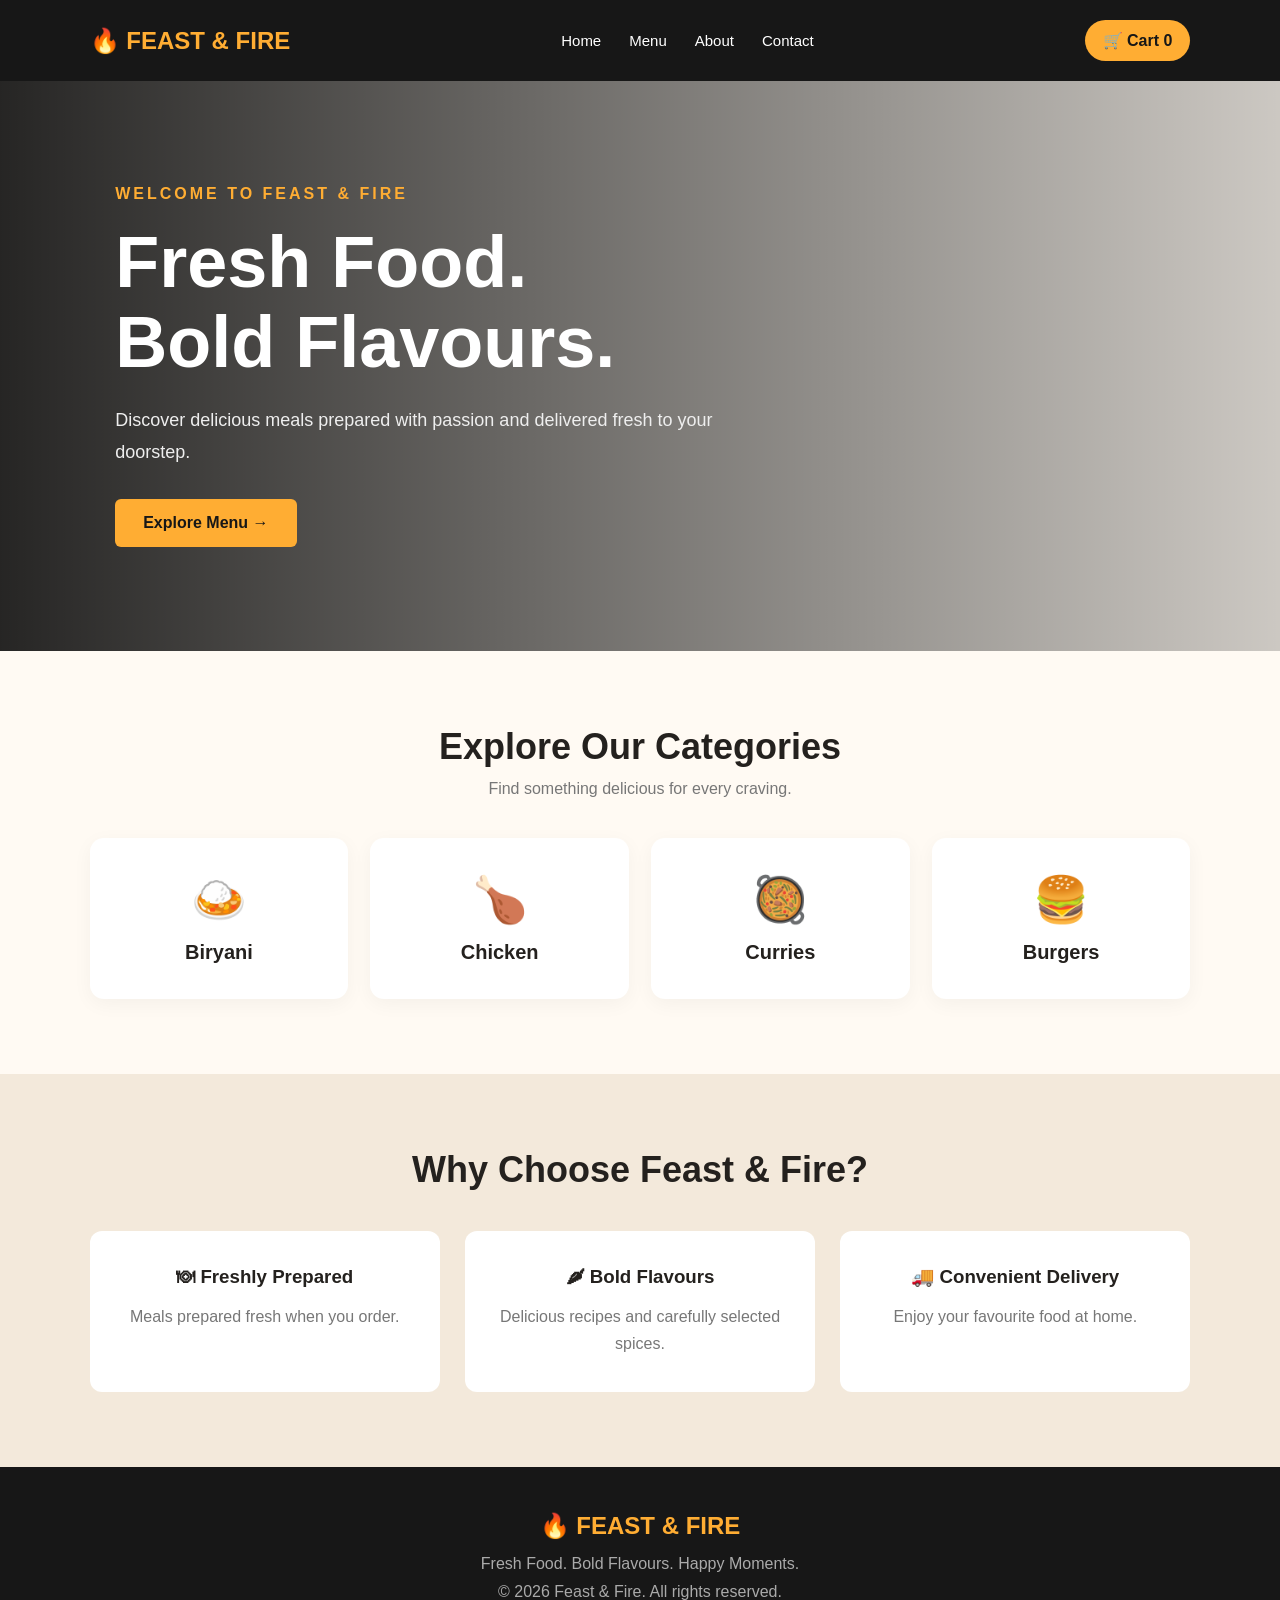
<file: index.html>
<!DOCTYPE html>
<html lang="en">
<head>
    <meta charset="UTF-8">
    <meta name="viewport" content="width=device-width, initial-scale=1.0">
    <title>Feast & Fire | Food Delivery</title>
    <link rel="stylesheet" href="css/style.css">
</head>
<body>

    <header class="header">
        <a href="index.html" class="logo">🔥 FEAST & FIRE</a>

        <nav class="navbar">
            <a href="index.html">Home</a>
            <a href="pages/menu.html">Menu</a>
            <a href="pages/about.html">About</a>
            <a href="pages/contact.html">Contact</a>
        </nav>

        <a href="pages/cart.html" class="cart-button">
            🛒 Cart <span id="cart-count">0</span>
        </a>
    </header>

    <main>
        <section class="hero">
            <div class="hero-content">
                <p class="tagline">WELCOME TO FEAST & FIRE</p>
                <h1>Fresh Food.<br>Bold Flavours.</h1>
                <p>Discover delicious meals prepared with passion
                   and delivered fresh to your doorstep.</p>
                <a href="pages/menu.html" class="primary-button">
                    Explore Menu →
                </a>
            </div>
        </section>

        <section class="categories">
            <h2>Explore Our Categories</h2>
            <p>Find something delicious for every craving.</p>

            <div class="category-grid">
                <div class="category-card">🍛<h3>Biryani</h3></div>
                <div class="category-card">🍗<h3>Chicken</h3></div>
                <div class="category-card">🥘<h3>Curries</h3></div>
                <div class="category-card">🍔<h3>Burgers</h3></div>
            </div>
        </section>

        <section class="featured">
            <h2>Why Choose Feast & Fire?</h2>
            <div class="features-grid">
                <div class="feature-card">
                    <h3>🍽 Freshly Prepared</h3>
                    <p>Meals prepared fresh when you order.</p>
                </div>
                <div class="feature-card">
                    <h3>🌶 Bold Flavours</h3>
                    <p>Delicious recipes and carefully selected spices.</p>
                </div>
                <div class="feature-card">
                    <h3>🚚 Convenient Delivery</h3>
                    <p>Enjoy your favourite food at home.</p>
                </div>
            </div>
        </section>
    </main>

    <footer>
        <h2>🔥 FEAST & FIRE</h2>
        <p>Fresh Food. Bold Flavours. Happy Moments.</p>
        <p>© 2026 Feast & Fire. All rights reserved.</p>
    </footer>

    <script src="js/script.js"></script>
</body>
</html>
</file>
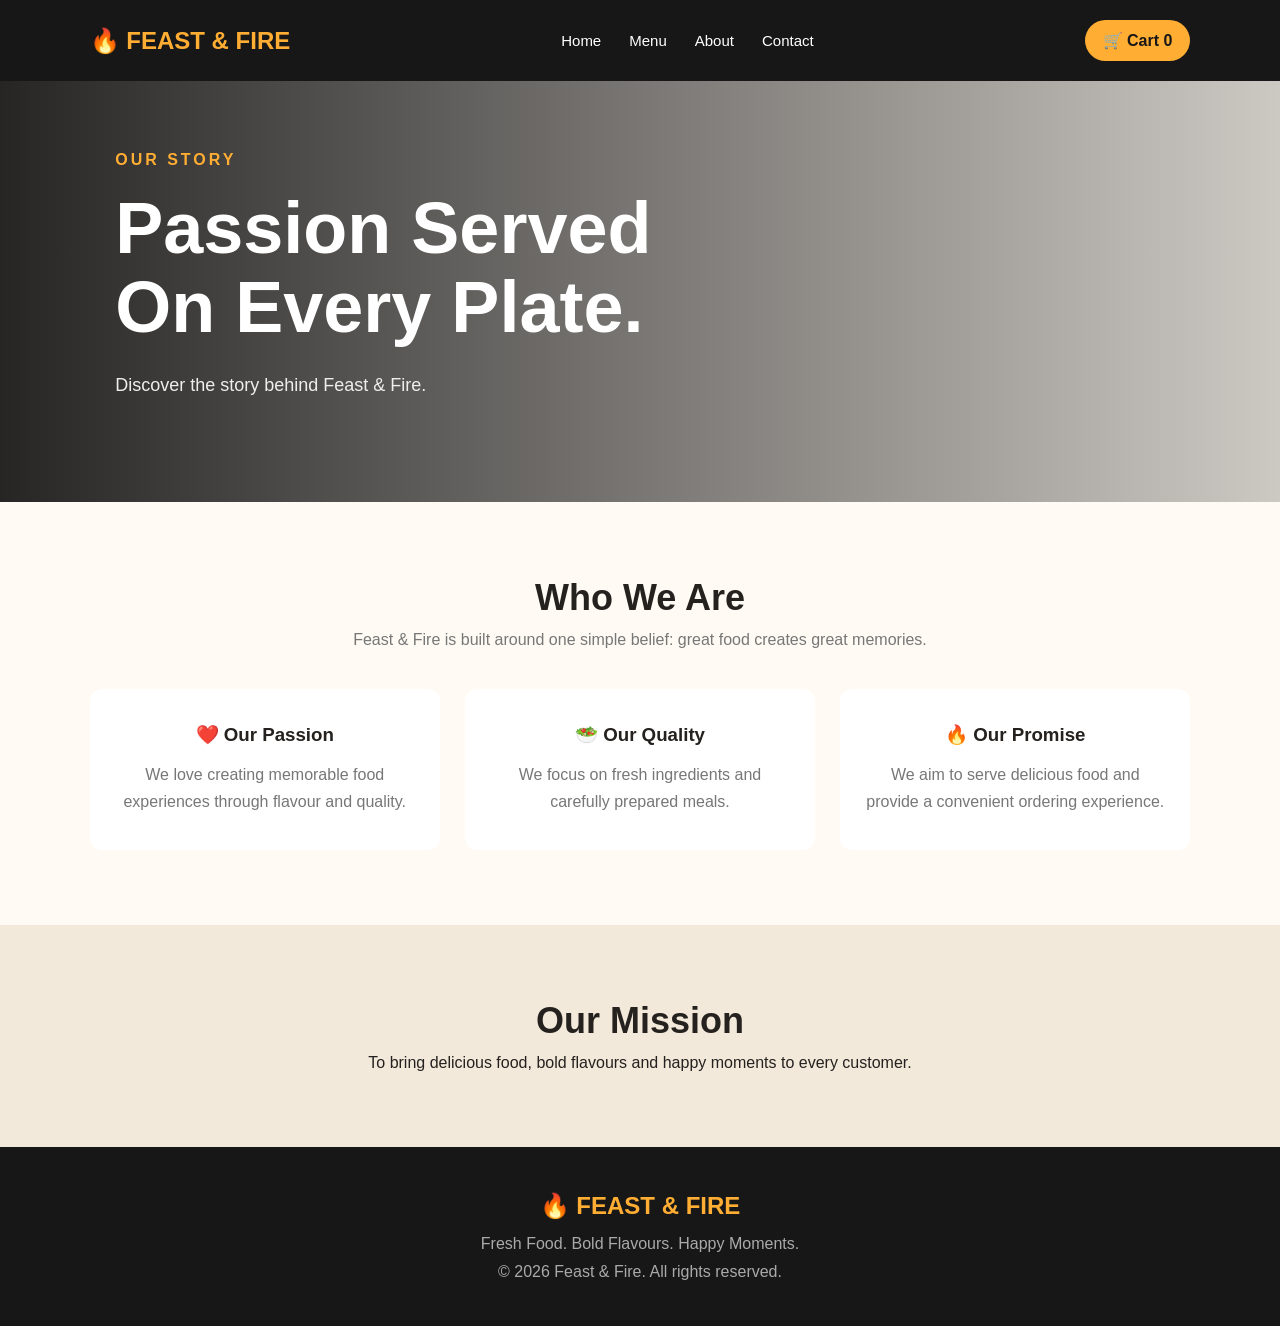
<file: pages/about.html>
<!DOCTYPE html>
<html lang="en">
<head>
    <meta charset="UTF-8">
    <meta name="viewport" content="width=device-width, initial-scale=1.0">
    <title>About Us | Feast & Fire</title>
    <link rel="stylesheet" href="../css/style.css">
</head>
<body>

<header class="header">
    <a href="../index.html" class="logo">🔥 FEAST & FIRE</a>

    <nav class="navbar">
        <a href="../index.html">Home</a>
        <a href="menu.html">Menu</a>
        <a href="about.html">About</a>
        <a href="contact.html">Contact</a>
    </nav>

    <a href="cart.html" class="cart-button">
        🛒 Cart <span id="cart-count">0</span>
    </a>
</header>

<section class="hero" style="min-height:350px;">
    <div class="hero-content">
        <p class="tagline">OUR STORY</p>
        <h1>Passion Served<br>On Every Plate.</h1>
        <p>Discover the story behind Feast & Fire.</p>
    </div>
</section>

<section class="categories">
    <h2>Who We Are</h2>
    <p>
        Feast & Fire is built around one simple belief:
        great food creates great memories.
    </p>

    <div class="features-grid">
        <div class="feature-card">
            <h3>❤️ Our Passion</h3>
            <p>We love creating memorable food experiences
            through flavour and quality.</p>
        </div>

        <div class="feature-card">
            <h3>🥗 Our Quality</h3>
            <p>We focus on fresh ingredients and carefully
            prepared meals.</p>
        </div>

        <div class="feature-card">
            <h3>🔥 Our Promise</h3>
            <p>We aim to serve delicious food and provide
            a convenient ordering experience.</p>
        </div>
    </div>
</section>

<section class="featured">
    <h2>Our Mission</h2>
    <p>
        To bring delicious food, bold flavours and happy
        moments to every customer.
    </p>
</section>

<footer>
    <h2>🔥 FEAST & FIRE</h2>
    <p>Fresh Food. Bold Flavours. Happy Moments.</p>
    <p>© 2026 Feast & Fire. All rights reserved.</p>
</footer>

<script src="../js/script.js"></script>
</body>
</html>
</file>
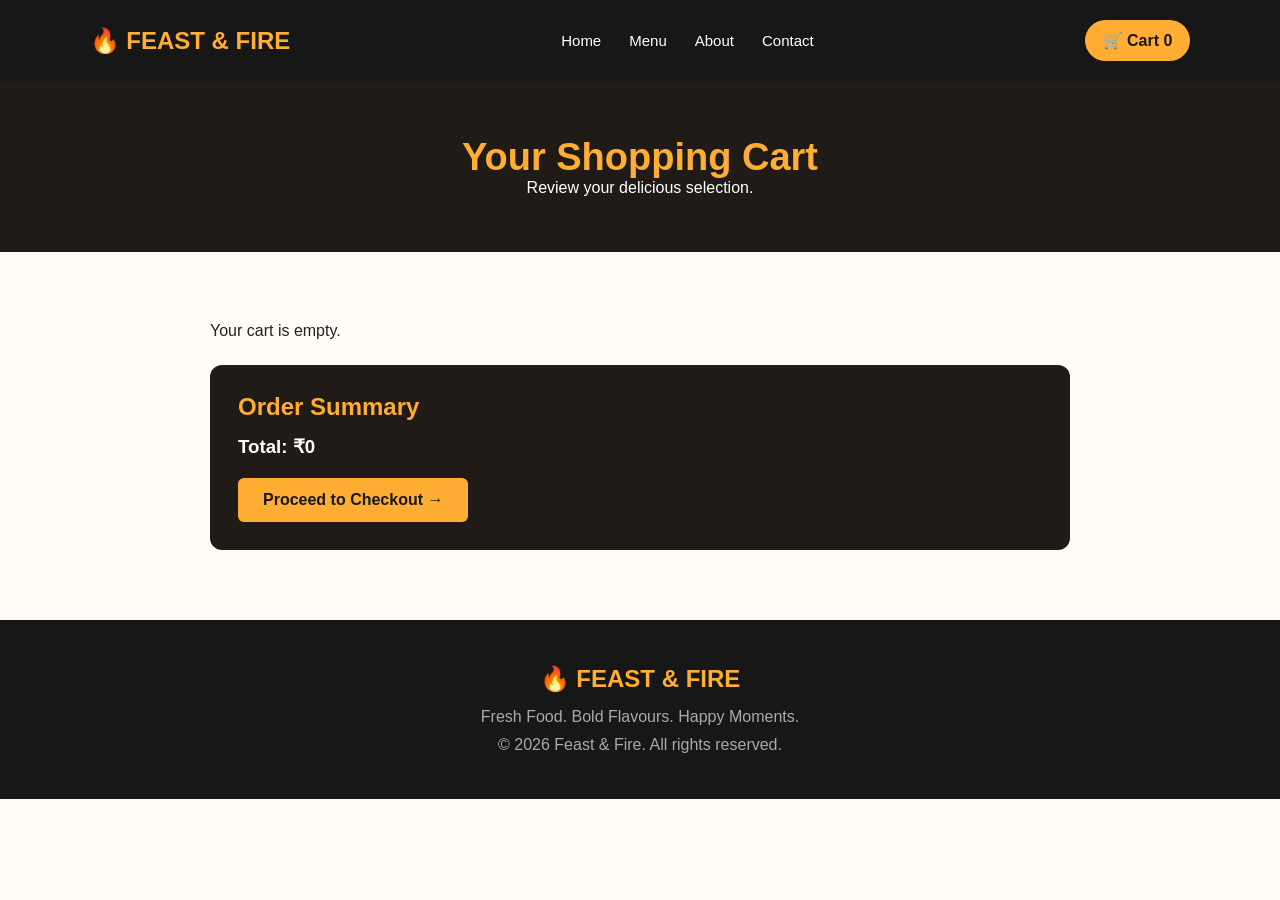
<file: pages/cart.html>
<!DOCTYPE html>
<html lang="en">
<head>
    <meta charset="UTF-8">
    <meta name="viewport" content="width=device-width, initial-scale=1.0">
    <title>Shopping Cart | Feast & Fire</title>
    <link rel="stylesheet" href="../css/style.css">
    <style>
        .cart-heading {
            background: #211b17;
            color: white;
            text-align: center;
            padding: 55px 20px;
        }

        .cart-heading h1 {
            color: #ffad33;
            font-size: 38px;
        }

        .cart-container {
            max-width: 900px;
            margin: 50px auto;
            padding: 20px;
        }

        .cart-item {
            background: white;
            padding: 22px;
            margin-bottom: 18px;
            border-radius: 12px;
            display: flex;
            justify-content: space-between;
            align-items: center;
            gap: 15px;
            box-shadow: 0 4px 15px #0000000c;
        }

        .cart-item h3 {
            margin-bottom: 8px;
        }

        .cart-item p {
            color: #777;
            margin: 5px 0;
        }

        .cart-item button {
            background: #a52b20;
            color: white;
            padding: 9px 14px;
            border: none;
            border-radius: 5px;
            cursor: pointer;
        }

        .cart-summary {
            background: #211b17;
            color: white;
            padding: 28px;
            border-radius: 12px;
            margin-top: 25px;
        }

        .cart-summary h2 {
            color: #ffad33;
            margin-bottom: 15px;
        }

        .checkout-button {
            display: inline-block;
            background: #ffad33;
            color: #171717;
            padding: 13px 25px;
            border: none;
            border-radius: 6px;
            font-weight: bold;
            margin-top: 20px;
            cursor: pointer;
            text-decoration: none;
        }

        .empty-cart {
            text-align: center;
            padding: 50px;
            background: white;
            border-radius: 12px;
        }

        @media(max-width: 600px) {
            .cart-item {
                flex-wrap: wrap;
            }
        }
    </style>
</head>
<body>

<header class="header">
    <a href="../index.html" class="logo">🔥 FEAST & FIRE</a>
    <nav class="navbar">
        <a href="../index.html">Home</a>
        <a href="menu.html">Menu</a>
        <a href="about.html">About</a>
        <a href="contact.html">Contact</a>
    </nav>
    <a href="cart.html" class="cart-button">
        🛒 Cart <span id="cart-count">0</span>
    </a>
</header>

<section class="cart-heading">
    <h1>Your Shopping Cart</h1>
    <p>Review your delicious selection.</p>
</section>

<main class="cart-container">
    <div id="cart-items"></div>

    <div class="cart-summary">
        <h2>Order Summary</h2>
        <h3 id="cart-total">Total: ₹0</h3>
        <a href="checkout.html" class="checkout-button">
            Proceed to Checkout →
        </a>
    </div>
</main>

<footer>
    <h2>🔥 FEAST & FIRE</h2>
    <p>Fresh Food. Bold Flavours. Happy Moments.</p>
    <p>© 2026 Feast & Fire. All rights reserved.</p>
</footer>

<script src="../js/script.js"></script>
</body>
</html>
</file>
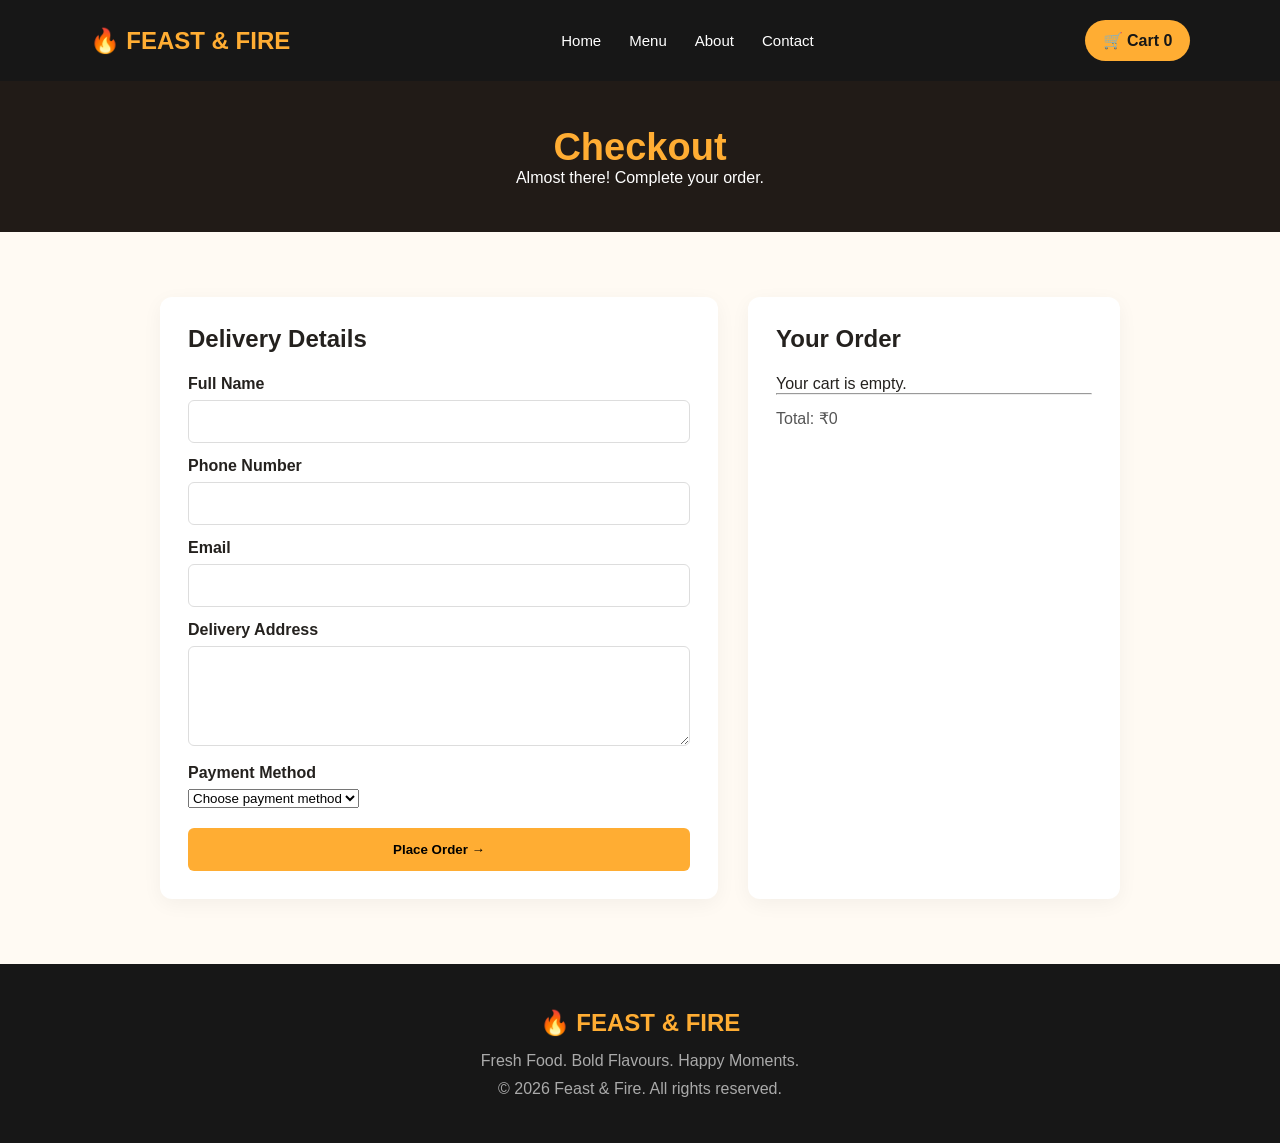
<file: pages/checkout.html>
<!DOCTYPE html>
<html lang="en">
<head>
    <meta charset="UTF-8">
    <meta name="viewport" content="width=device-width, initial-scale=1.0">
    <title>Checkout | Feast & Fire</title>
    <link rel="stylesheet" href="../css/style.css">

    <style>
        .checkout-heading {
            background: #211b17;
            color: white;
            text-align: center;
            padding: 45px 20px;
        }

        .checkout-heading h1 {
            color: #ffad33;
            font-size: 38px;
        }

        .checkout-container {
            max-width: 1000px;
            margin: 45px auto;
            padding: 20px;
            display: grid;
            grid-template-columns: 1.5fr 1fr;
            gap: 30px;
        }

        .checkout-form, .order-summary {
            background: white;
            padding: 28px;
            border-radius: 12px;
            box-shadow: 0 5px 20px #0000000c;
        }

        .checkout-form h2, .order-summary h2 {
            margin-bottom: 22px;
        }

        .checkout-form label {
            display: block;
            margin: 14px 0 7px;
            font-weight: 600;
        }

        .checkout-form input,
        .checkout-form textarea {
            width: 100%;
            padding: 13px;
            border: 1px solid #ddd;
            border-radius: 6px;
        }

        .checkout-form textarea {
            min-height: 100px;
        }

        .order-summary p {
            margin: 14px 0;
            color: #555;
        }

        .place-order {
            width: 100%;
            background: #ffad33;
            padding: 14px;
            border: none;
            border-radius: 6px;
            font-weight: bold;
            margin-top: 20px;
            cursor: pointer;
        }

        @media(max-width:700px) {
            .checkout-container {
                grid-template-columns: 1fr;
            }
        }
    </style>
</head>

<body>

<header class="header">
    <a href="../index.html" class="logo">🔥 FEAST & FIRE</a>
    <nav class="navbar">
        <a href="../index.html">Home</a>
        <a href="menu.html">Menu</a>
        <a href="about.html">About</a>
        <a href="contact.html">Contact</a>
    </nav>
    <a href="cart.html" class="cart-button">
        🛒 Cart <span id="cart-count">0</span>
    </a>
</header>

<section class="checkout-heading">
    <h1>Checkout</h1>
    <p>Almost there! Complete your order.</p>
</section>

<main class="checkout-container">

    <div class="checkout-form">
        <h2>Delivery Details</h2>

        <form onsubmit="placeOrder(event)">
            <label for="customer-name">Full Name</label>
            <input id="customer-name" type="text" required>

            <label for="customer-phone">Phone Number</label>
            <input id="customer-phone" type="tel"
                   pattern="[0-9]{10}" maxlength="10" required>

            <label for="customer-email">Email</label>
            <input id="customer-email" type="email" required>

            <label for="customer-address">Delivery Address</label>
            <textarea id="customer-address" required></textarea>

            <label for="payment">Payment Method</label>
            <select id="payment" required>
                <option value="">Choose payment method</option>
                <option value="COD">Cash on Delivery</option>
                <option value="UPI">UPI (demo only)</option>
            </select>

            <button class="place-order" type="submit">
                Place Order →
            </button>
        </form>
        <p id="order-status" role="status"></p>
    </div>

    <div class="order-summary">
        <h2>Your Order</h2>
        <div id="checkout-items"></div>
        <hr>
        <p id="checkout-total"><strong>Total: ₹0</strong></p>
    </div>

</main>

<footer>
    <h2>🔥 FEAST & FIRE</h2>
    <p>Fresh Food. Bold Flavours. Happy Moments.</p>
    <p>© 2026 Feast & Fire. All rights reserved.</p>
</footer>

<script src="../js/script.js"></script>

<script>
function showCheckoutSummary() {
    const items = JSON.parse(
        localStorage.getItem("feastFireCart") || "[]"
    );

    const container = document.getElementById("checkout-items");

    if (items.length === 0) {
        container.textContent = "Your cart is empty.";
    } else {
        container.innerHTML = items.map(item =>
            `<p>${item.name} × ${item.quantity} — ₹${item.price * item.quantity}</p>`
        ).join("");
    }

    const total = items.reduce(
        (sum, item) => sum + item.price * item.quantity, 0
    );

    document.getElementById("checkout-total").textContent =
        "Total: ₹" + total;
}

function placeOrder(event) {
    event.preventDefault();

    const items = JSON.parse(
        localStorage.getItem("feastFireCart") || "[]"
    );

    if (items.length === 0) {
        document.getElementById("order-status").textContent =
            "Your cart is empty. Please add food first.";
        return;
    }

    const customer = document.getElementById("customer-name").value;

    document.getElementById("order-status").textContent =
        "Thank you, " + customer +
        "! Your demo order has been placed successfully.";

    localStorage.removeItem("feastFireCart");
    document.getElementById("checkout-items").textContent =
        "Order submitted.";
    document.getElementById("checkout-total").textContent = "Total: ₹0";
    document.getElementById("cart-count").textContent = "0";

    event.target.reset();
}

document.addEventListener("DOMContentLoaded", showCheckoutSummary);
</script>

</body>
</html>
</file>
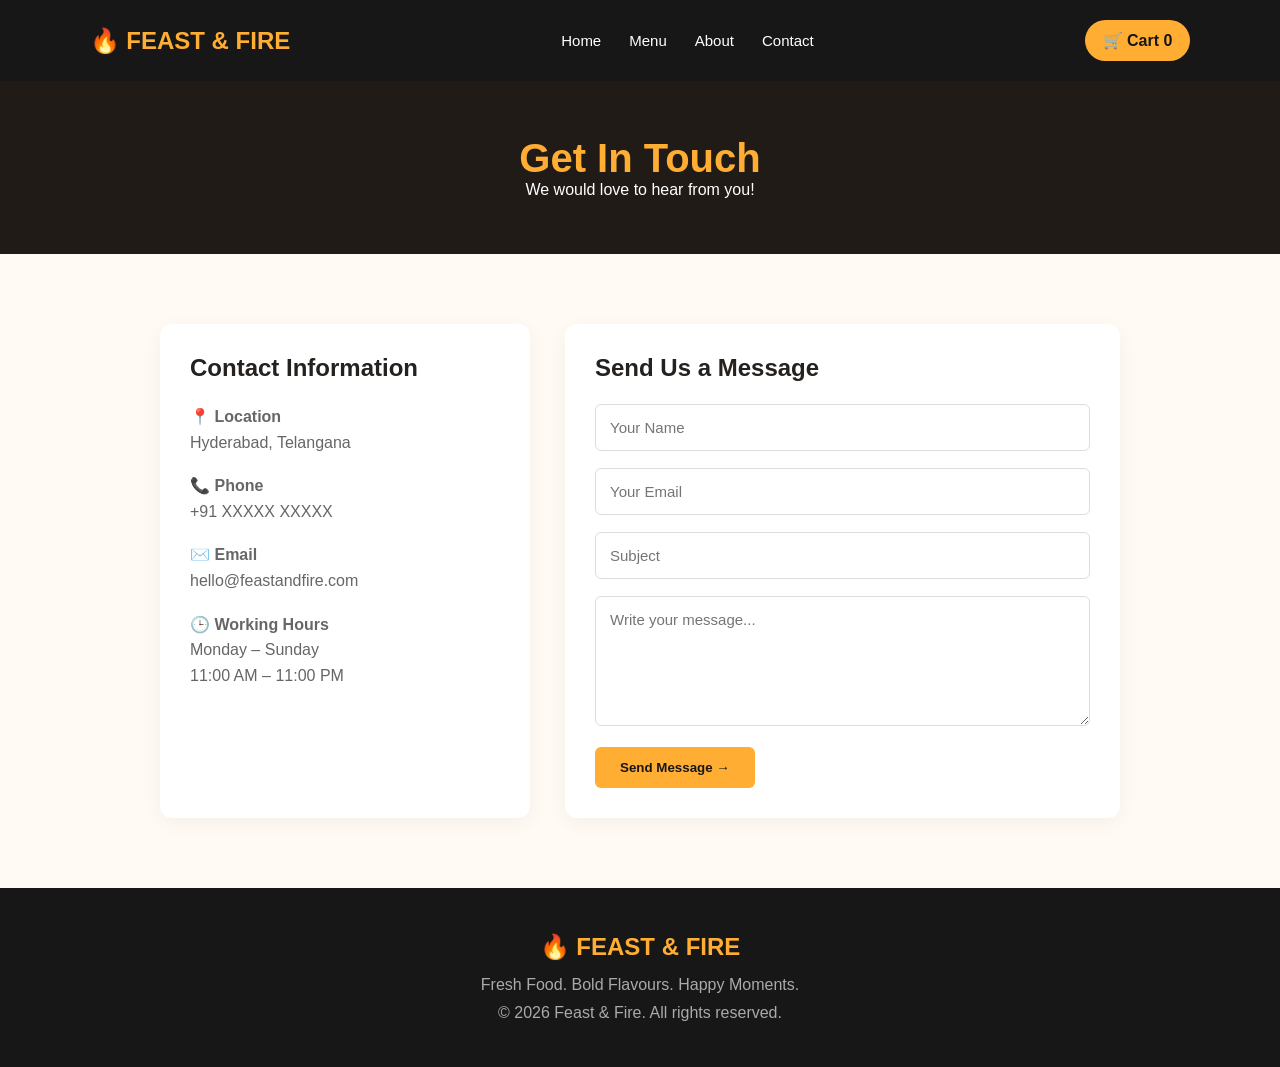
<file: pages/contact.html>
<!DOCTYPE html>
<html lang="en">
<head>
    <meta charset="UTF-8">
    <meta name="viewport" content="width=device-width, initial-scale=1.0">
    <title>Contact Us | Feast & Fire</title>
    <link rel="stylesheet" href="../css/style.css">
    <style>
        .contact-heading {
            background: #211b17;
            color: white;
            text-align: center;
            padding: 55px 20px;
        }

        .contact-heading h1 {
            color: #ffad33;
            font-size: 40px;
        }

        .contact-container {
            max-width: 1000px;
            margin: 50px auto;
            padding: 20px;
            display: grid;
            grid-template-columns: 1fr 1.5fr;
            gap: 35px;
        }

        .contact-info, .contact-form {
            background: white;
            padding: 30px;
            border-radius: 12px;
            box-shadow: 0 5px 20px #0000000c;
        }

        .contact-info h2, .contact-form h2 {
            margin-bottom: 22px;
        }

        .contact-info p {
            margin: 18px 0;
            color: #666;
            line-height: 1.6;
        }

        .contact-form input,
        .contact-form textarea {
            width: 100%;
            padding: 14px;
            margin-bottom: 17px;
            border: 1px solid #ddd;
            border-radius: 6px;
            font-size: 15px;
        }

        .contact-form textarea {
            min-height: 130px;
            resize: vertical;
        }

        .contact-form button {
            background: #ffad33;
            color: #171717;
            padding: 13px 25px;
            border: none;
            border-radius: 6px;
            font-weight: bold;
            cursor: pointer;
        }

        @media(max-width: 700px) {
            .contact-container {
                grid-template-columns: 1fr;
                margin: 25px auto;
            }
        }
    </style>
</head>
<body>

<header class="header">
    <a href="../index.html" class="logo">🔥 FEAST & FIRE</a>

    <nav class="navbar">
        <a href="../index.html">Home</a>
        <a href="menu.html">Menu</a>
        <a href="about.html">About</a>
        <a href="contact.html">Contact</a>
    </nav>

    <a href="cart.html" class="cart-button">
        🛒 Cart <span id="cart-count">0</span>
    </a>
</header>

<section class="contact-heading">
    <h1>Get In Touch</h1>
    <p>We would love to hear from you!</p>
</section>

<main class="contact-container">

    <div class="contact-info">
        <h2>Contact Information</h2>

        <p>📍 <strong>Location</strong><br>Hyderabad, Telangana</p>

        <p>📞 <strong>Phone</strong><br>+91 XXXXX XXXXX</p>

        <p>✉️ <strong>Email</strong><br>hello@feastandfire.com</p>

        <p>🕒 <strong>Working Hours</strong><br>
        Monday – Sunday<br>11:00 AM – 11:00 PM</p>
    </div>

    <div class="contact-form">
        <h2>Send Us a Message</h2>

        <form onsubmit="sendMessage(event)">
            <input type="text" id="name"
                   placeholder="Your Name" required>

            <input type="email" id="email"
                   placeholder="Your Email" required>

            <input type="text" id="subject"
                   placeholder="Subject" required>

            <textarea id="message"
                      placeholder="Write your message..."
                      required></textarea>

            <button type="submit">Send Message →</button>
        </form>

        <p id="form-status" role="status"></p>
    </div>

</main>

<footer>
    <h2>🔥 FEAST & FIRE</h2>
    <p>Fresh Food. Bold Flavours. Happy Moments.</p>
    <p>© 2026 Feast & Fire. All rights reserved.</p>
</footer>

<script src="../js/script.js"></script>
<script>
function sendMessage(event) {
    event.preventDefault();

    const name = document.getElementById("name").value;

    document.getElementById("form-status").textContent =
        "Thank you, " + name + "! Your message has been received in this demo.";

    event.target.reset();
}
</script>

</body>
</html>
</file>
<file: css/style.css>
* {
    margin: 0;
    padding: 0;
    box-sizing: border-box;
    font-family: 'Segoe UI', Arial, sans-serif;
}

html {
    scroll-behavior: smooth;
}

body {
    background: #fffaf3;
    color: #24211e;
}

/* HEADER */
.header {
    background: #171717;
    color: white;
    padding: 20px 7%;
    display: flex;
    align-items: center;
    justify-content: space-between;
    flex-wrap: wrap;
    gap: 20px;
}

.logo {
    color: #ffad33;
    font-size: 24px;
    font-weight: 900;
    text-decoration: none;
}

.navbar {
    display: flex;
    gap: 28px;
}

.navbar a {
    color: white;
    text-decoration: none;
    font-size: 15px;
    transition: 0.3s;
}

.navbar a:hover {
    color: #ffad33;
}

.cart-button {
    background: #ffad33;
    color: #171717;
    text-decoration: none;
    padding: 11px 18px;
    border-radius: 25px;
    font-weight: bold;
}

/* HERO */
.hero {
    min-height: 570px;
    display: flex;
    align-items: center;
    padding: 70px 9%;
    color: white;
    background:
        linear-gradient(90deg, rgba(0,0,0,.85), rgba(0,0,0,.2)),
        url("https://images.unsplash.com/photo-1565299624946-b28f40a0ae38?w=1600")
        center/cover no-repeat;
}

.hero-content {
    max-width: 600px;
}

.tagline {
    color: #ffad33;
    font-weight: bold;
    letter-spacing: 3px;
    margin-bottom: 20px;
}

.hero h1 {
    font-size: clamp(45px, 6vw, 72px);
    line-height: 1.1;
    margin-bottom: 22px;
}

.hero-content > p:not(.tagline) {
    font-size: 18px;
    line-height: 1.8;
    margin-bottom: 30px;
    color: #eeeeee;
}

.primary-button {
    display: inline-block;
    background: #ffad33;
    color: #171717;
    padding: 15px 28px;
    text-decoration: none;
    border-radius: 6px;
    font-weight: bold;
    transition: .3s;
}

.primary-button:hover {
    background: white;
    transform: translateY(-3px);
}

/* CATEGORIES */
.categories {
    padding: 75px 7%;
    text-align: center;
}

.categories h2,
.featured h2 {
    font-size: 36px;
    margin-bottom: 12px;
}

.categories > p {
    color: #777;
    margin-bottom: 40px;
}

.category-grid {
    display: grid;
    grid-template-columns: repeat(auto-fit, minmax(180px, 1fr));
    gap: 22px;
    margin-top: 35px;
}

.category-card {
    background: white;
    padding: 35px 20px;
    border-radius: 14px;
    font-size: 45px;
    box-shadow: 0 5px 20px #0000000b;
    transition: .3s;
}

.category-card:hover {
    transform: translateY(-7px);
    box-shadow: 0 10px 25px #00000018;
}

.category-card h3 {
    font-size: 20px;
    margin-top: 15px;
}

/* FEATURES */
.featured {
    background: #f3e9db;
    padding: 75px 7%;
    text-align: center;
}

.features-grid {
    display: grid;
    grid-template-columns: repeat(auto-fit, minmax(220px, 1fr));
    gap: 25px;
    margin-top: 40px;
}

.feature-card {
    background: white;
    padding: 35px 25px;
    border-radius: 12px;
}

.feature-card h3 {
    margin-bottom: 15px;
}

.feature-card p {
    color: #777;
    line-height: 1.7;
}

/* FOOTER */
footer {
    background: #171717;
    color: white;
    padding: 45px 20px;
    text-align: center;
}

footer h2 {
    color: #ffad33;
    margin-bottom: 15px;
}

footer p {
    color: #aaa;
    margin-top: 10px;
}

/* MOBILE RESPONSIVENESS */
@media (max-width: 700px) {
    .header {
        justify-content: center;
    }

    .navbar {
        width: 100%;
        justify-content: center;
        flex-wrap: wrap;
        gap: 15px;
    }

    .hero {
        min-height: 450px;
        padding: 55px 7%;
    }

    .categories h2,
    .featured h2 {
        font-size: 28px;
    }
}
</file>
